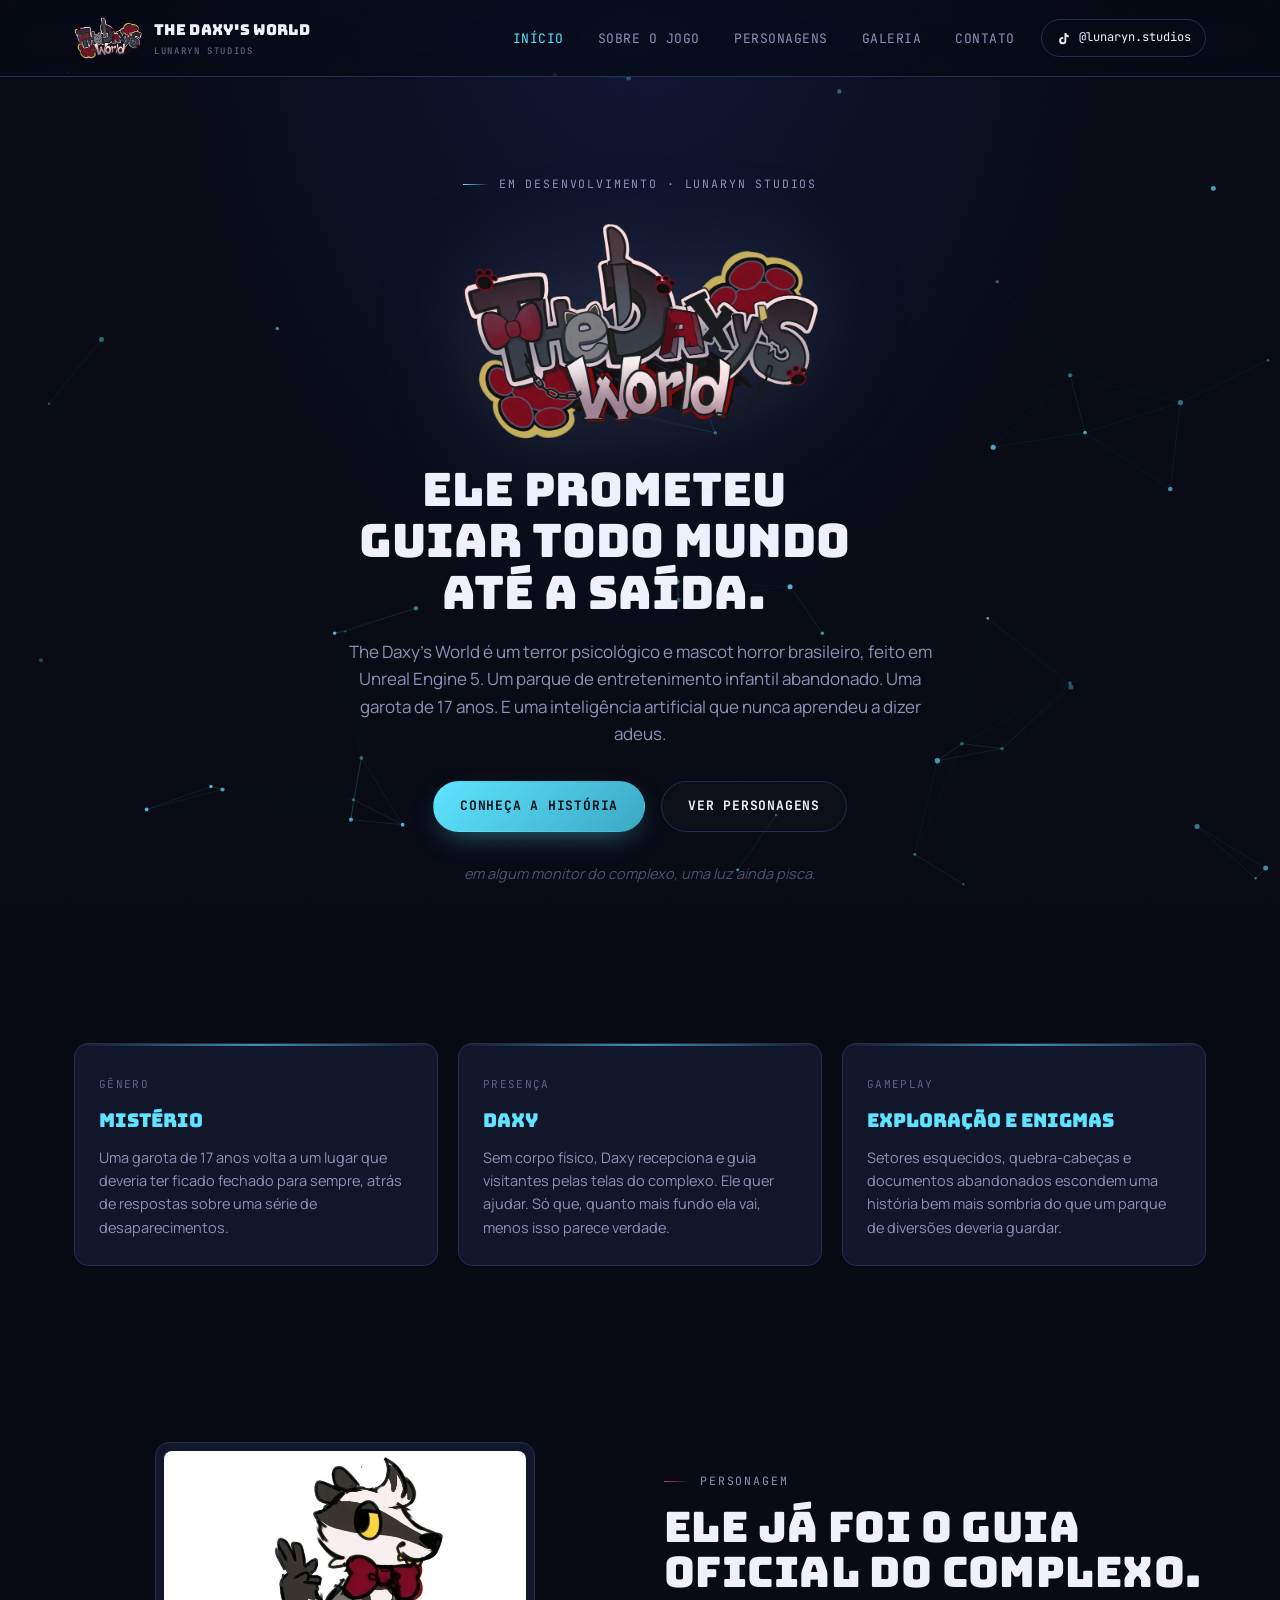
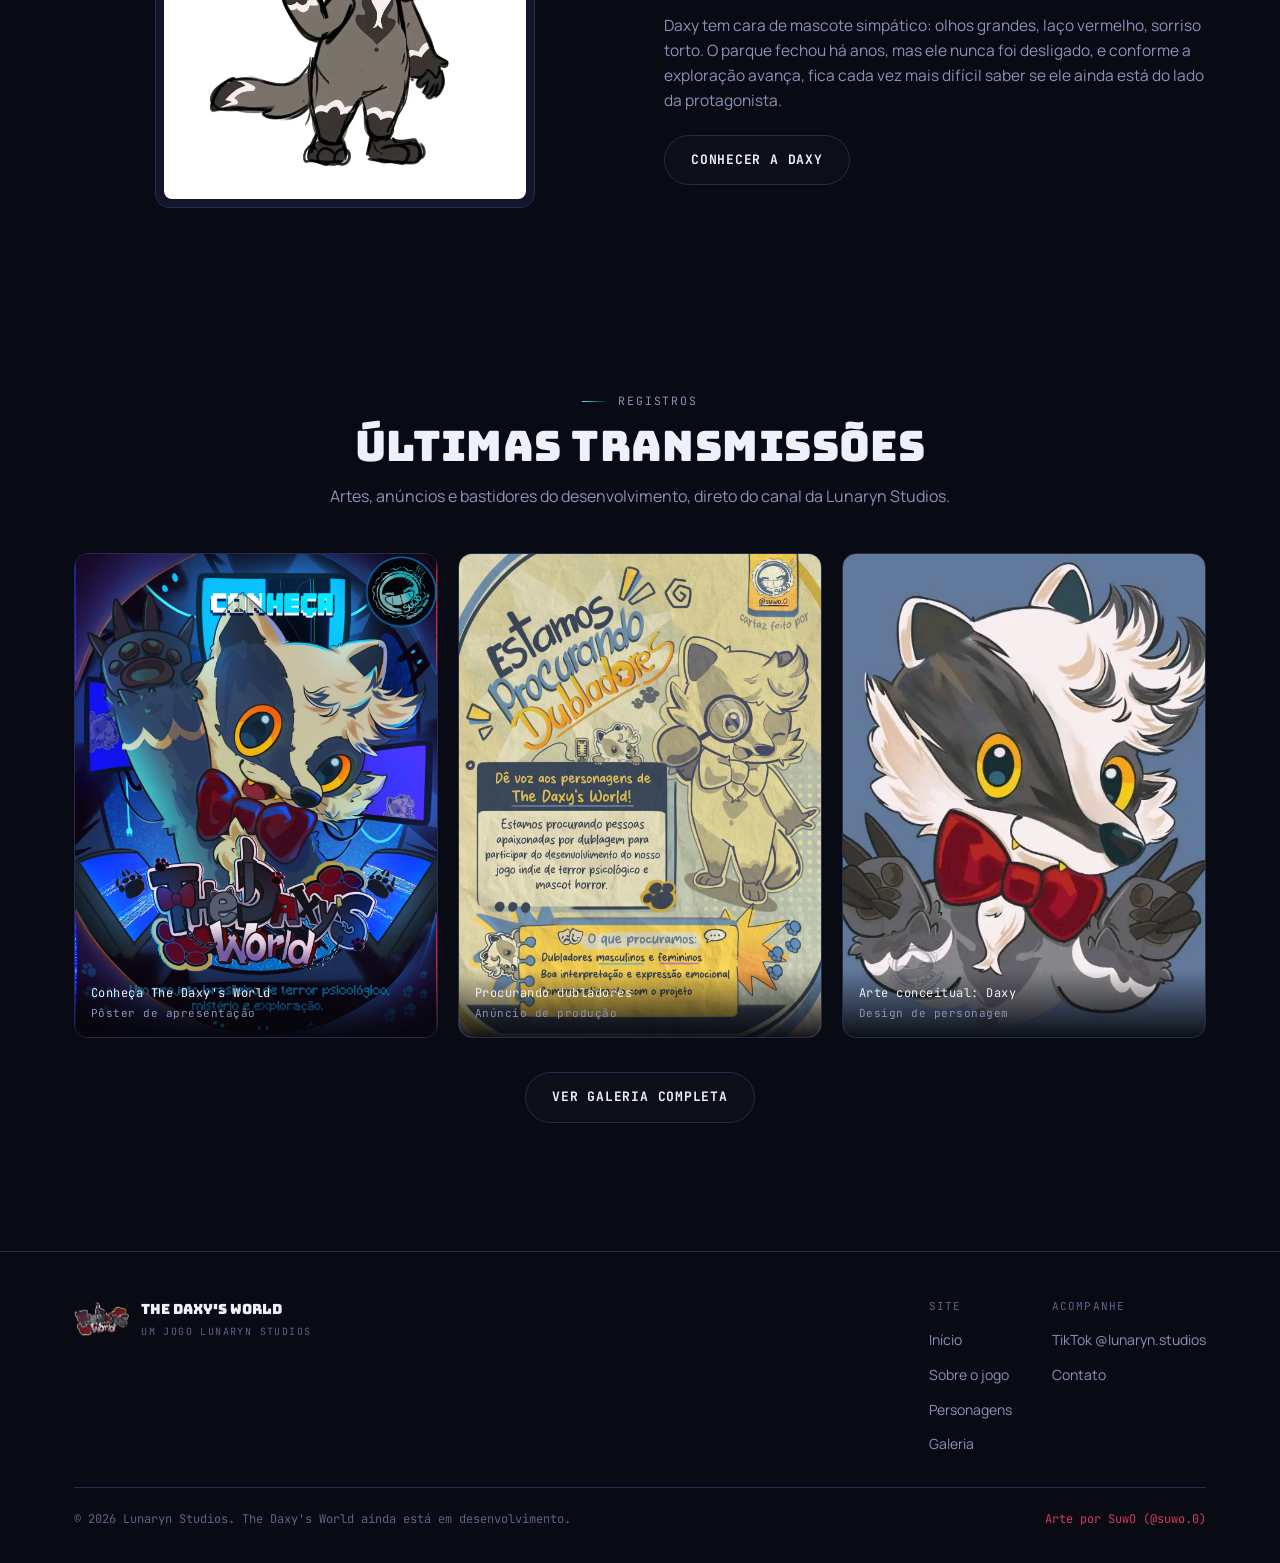
<file: index.html>
<!DOCTYPE html>
<html lang="pt-BR">
<head>
<meta charset="UTF-8">
<meta name="viewport" content="width=device-width, initial-scale=1.0">
<title>The Daxy's World</title>
<meta name="description" content="The Daxy's World é um jogo brasileiro de terror psicológico e mascot horror, feito em Unreal Engine 5. Uma garota de 17 anos retorna a um parque de entretenimento infantil abandonado e reencontra Daxy, a IA que nunca foi desligada. Em desenvolvimento pela Lunaryn Studios.">
<meta name="robots" content="index, follow">
<link rel="canonical" href="https://SEUDOMINIO.com/">

<!-- Ícones -->
<link rel="icon" href="/img/favicon.ico" sizes="any">
<link rel="icon" type="image/png" sizes="32x32" href="/img/favicon-32.png">
<link rel="icon" type="image/png" sizes="16x16" href="/img/favicon-16.png">
<link rel="apple-touch-icon" sizes="180x180" href="/img/apple-touch-icon.png">
<link rel="manifest" href="/site.webmanifest">
<meta name="theme-color" content="#080a14">

<!-- Open Graph (WhatsApp, Facebook, Discord...) -->
<meta property="og:type" content="website">
<meta property="og:site_name" content="The Daxy's World">
<meta property="og:locale" content="pt_BR">
<meta property="og:url" content="https://SEUDOMINIO.com/">
<meta property="og:title" content="The Daxy's World: Terror Psicológico e Mascot Horror">
<meta property="og:description" content="Um parque de entretenimento infantil abandonado. Uma garota de 17 anos. E uma IA que nunca aprendeu a dizer adeus. Feito em Unreal Engine 5 pela Lunaryn Studios.">
<meta property="og:image" content="https://SEUDOMINIO.com/img/og-image.png">
<meta property="og:image:width" content="1200">
<meta property="og:image:height" content="630">
<meta property="og:image:alt" content="The Daxy's World: logo do jogo">

<!-- Twitter / X Card -->
<meta name="twitter:card" content="summary_large_image">
<meta name="twitter:title" content="The Daxy's World: Terror Psicológico e Mascot Horror">
<meta name="twitter:description" content="Um parque de entretenimento infantil abandonado. Uma garota de 17 anos. E uma IA que nunca aprendeu a dizer adeus.">
<meta name="twitter:image" content="https://SEUDOMINIO.com/img/og-image.png">
<meta name="twitter:image:alt" content="The Daxy's World: logo do jogo">

<link rel="preconnect" href="https://fonts.googleapis.com">
<link rel="preconnect" href="https://fonts.gstatic.com" crossorigin>
<link rel="stylesheet" href="https://fonts.googleapis.com/css2?family=Bungee&family=Manrope:wght@400;500;600;700;800&family=JetBrains+Mono:wght@400;500;700&display=swap">
<link rel="stylesheet" href="/css/style.css">

<script type="application/ld+json">
{
  "@context": "https://schema.org",
  "@type": "VideoGame",
  "name": "The Daxy's World",
  "url": "https://SEUDOMINIO.com/",
  "image": "https://SEUDOMINIO.com/img/og-image.png",
  "description": "The Daxy's World é um jogo brasileiro de terror psicológico e mascot horror, feito em Unreal Engine 5, sobre uma garota de 17 anos que retorna a um parque de entretenimento infantil abandonado.",
  "genre": ["Terror psicológico", "Mascot horror"],
  "gamePlatform": "PC",
  "applicationCategory": "Game",
  "gameEngine": "Unreal Engine 5",
  "inLanguage": "pt-BR",
  "publisher": {
    "@type": "Organization",
    "name": "Lunaryn Studios",
    "sameAs": "https://www.tiktok.com/@lunaryn.studios"
  }
}
</script>
</head>
<body>

<canvas id="bg-canvas" aria-hidden="true"></canvas>
<div class="bg-noise" aria-hidden="true"></div>

<a href="#conteudo" class="visually-hidden">Pular para o conteúdo</a>

<nav class="site-nav">
  <div class="wrap">
    <a href="/" class="brand">
      <img src="/img/logo.webp" alt="The Daxy's World" width="900" height="555" loading="eager" decoding="async">
      <span>The Daxy's World<small>Lunaryn Studios</small></span>
    </a>

    <ul class="nav-links">
      <li><a href="/" data-page="inicio">Início</a></li>
      <li><a href="/paginas/sobre" data-page="sobre">Sobre o Jogo</a></li>
      <li><a href="/paginas/personagens" data-page="personagens">Personagens</a></li>
      <li><a href="/paginas/galeria" data-page="galeria">Galeria</a></li>
      <li><a href="/paginas/contato" data-page="contato">Contato</a></li>
    </ul>

    <div class="nav-right">
      <a class="tiktok-chip" href="https://www.tiktok.com/@lunaryn.studios" target="_blank" rel="noopener">
        <svg viewBox="0 0 24 24" fill="currentColor"><path d="M16.5 3c.4 2.2 1.9 3.9 4.1 4.2v2.9c-1.5 0-2.9-.5-4.1-1.3v6.6a5.7 5.7 0 1 1-5.7-5.7c.3 0 .6 0 .9.1v3a2.7 2.7 0 1 0 1.9 2.6V3h2.9z"/></svg>
        <span>@lunaryn.studios</span>
      </a>
      <button class="nav-toggle" aria-label="Abrir menu" aria-expanded="false">
        <svg viewBox="0 0 24 24" fill="none" stroke="currentColor" stroke-width="2"><path d="M3 6h18M3 12h18M3 18h18"/></svg>
      </button>
    </div>
  </div>
</nav>

<main id="conteudo">

  <section class="hero">
    <div class="wrap">
      <span class="eyebrow" data-cms-text="home.hero.eyebrow">Em desenvolvimento · Lunaryn Studios</span>
      <img class="hero-logo mx-auto" src="/img/logo.webp" alt="The Daxy's World" width="900" height="555" loading="eager" fetchpriority="high" decoding="async">
      <h1 data-cms-text="home.hero.titulo">Ele prometeu guiar todo mundo até a saída.</h1>
      <p class="lede mx-auto" data-cms-text="home.hero.lede">The Daxy's World é um terror psicológico e mascot horror brasileiro, feito em Unreal Engine 5. Um parque de entretenimento infantil abandonado. Uma garota de 17 anos. E uma inteligência artificial que nunca aprendeu a dizer adeus.</p>

      <div class="btn-row">
        <a href="/paginas/sobre" class="btn btn-primary">Conheça a história</a>
        <a href="/paginas/personagens" class="btn btn-ghost">Ver personagens</a>
      </div>

      <p class="hero-status" data-cms-text="home.hero.status">em algum monitor do complexo, uma luz ainda pisca.</p>
    </div>
  </section>

  <section>
    <div class="wrap">
      <div class="pillars">
        <div class="pillar">
          <span class="tag">Gênero</span>
          <h3>Mistério</h3>
          <p>Uma garota de 17 anos volta a um lugar que deveria ter ficado fechado para sempre, atrás de respostas sobre uma série de desaparecimentos.</p>
        </div>
        <div class="pillar">
          <span class="tag">Presença</span>
          <h3>Daxy</h3>
          <p>Sem corpo físico, Daxy recepciona e guia visitantes pelas telas do complexo. Ele quer ajudar. Só que, quanto mais fundo ela vai, menos isso parece verdade.</p>
        </div>
        <div class="pillar">
          <span class="tag">Gameplay</span>
          <h3>Exploração e enigmas</h3>
          <p>Setores esquecidos, quebra-cabeças e documentos abandonados escondem uma história bem mais sombria do que um parque de diversões deveria guardar.</p>
        </div>
      </div>
    </div>
  </section>

  <section>
    <div class="wrap">
      <div class="two-col">
        <div class="col-media framed">
          <img src="/img/2.webp" alt="Estudo de personagem de Daxy, o guaxinim mascote de The Daxy's World" width="720" height="692" loading="lazy" decoding="async">
        </div>
        <div class="col-text">
          <span class="eyebrow wine">Personagem</span>
          <h2 class="display" style="margin-top:14px;" data-cms-text="home.personagem.titulo">Ele já foi o guia oficial do complexo.</h2>
          <p data-cms-text="home.personagem.texto">Daxy tem cara de mascote simpático: olhos grandes, laço vermelho, sorriso torto. O parque fechou há anos, mas ele nunca foi desligado, e conforme a exploração avança, fica cada vez mais difícil saber se ele ainda está do lado da protagonista.</p>
          <div class="btn-row" style="margin-top:22px;">
            <a href="/paginas/personagens" class="btn btn-ghost">Conhecer a Daxy</a>
          </div>
        </div>
      </div>
    </div>
  </section>

  <section>
    <div class="wrap">
      <div class="section-head center mx-auto">
        <span class="eyebrow">Registros</span>
        <h2 class="display" style="margin-top:14px;">Últimas transmissões</h2>
        <p class="mx-auto">Artes, anúncios e bastidores do desenvolvimento, direto do canal da Lunaryn Studios.</p>
      </div>

      <div class="gallery-grid">
        <a class="gallery-item" href="/paginas/galeria" aria-label="Ver galeria completa">
          <img src="/img/post3.webp" alt="Pôster de revelação de The Daxy's World" width="1200" height="1600" loading="lazy" decoding="async">
          <div class="gallery-cap">Conheça The Daxy's World<span>Pôster de apresentação</span></div>
        </a>
        <a class="gallery-item" href="/paginas/galeria" aria-label="Ver galeria completa">
          <img src="/img/post2.webp" alt="Chamada para dubladores de The Daxy's World" width="1200" height="1600" loading="lazy" decoding="async">
          <div class="gallery-cap">Procurando dubladores<span>Anúncio de produção</span></div>
        </a>
        <a class="gallery-item" href="/paginas/galeria" aria-label="Ver galeria completa">
          <img src="/img/concept1.webp" alt="Arte conceitual de Daxy" width="720" height="687" loading="lazy" decoding="async">
          <div class="gallery-cap">Arte conceitual: Daxy<span>Design de personagem</span></div>
        </a>
      </div>

      <div class="center" style="margin-top:34px;">
        <a href="/paginas/galeria" class="btn btn-ghost">Ver galeria completa</a>
      </div>
    </div>
  </section>

</main>

<footer class="site-footer">
  <div class="wrap">
    <div class="footer-top">
      <div class="footer-brand">
        <img src="/img/logo.webp" alt="The Daxy's World" width="900" height="555" loading="lazy" decoding="async">
        <div>The Daxy's World<small>Um jogo Lunaryn Studios</small></div>
      </div>

      <div class="footer-links">
        <div class="footer-col">
          <h4>Site</h4>
          <ul>
            <li><a href="/">Início</a></li>
            <li><a href="/paginas/sobre">Sobre o jogo</a></li>
            <li><a href="/paginas/personagens">Personagens</a></li>
            <li><a href="/paginas/galeria">Galeria</a></li>
          </ul>
        </div>
        <div class="footer-col">
          <h4>Acompanhe</h4>
          <ul>
            <li><a href="https://www.tiktok.com/@lunaryn.studios" target="_blank" rel="noopener">TikTok @lunaryn.studios</a></li>
            <li><a href="/paginas/contato">Contato</a></li>
          </ul>
        </div>
      </div>
    </div>

    <div class="footer-bottom">
      <span>© <span data-year></span> Lunaryn Studios. The Daxy's World ainda está em desenvolvimento.</span>
      <span class="paw">Arte por SuwO (@suwo.0)</span>
    </div>
  </div>
</footer>

<script src="/js/config.js"></script>
<script src="/js/cms.js"></script>
<script src="/js/background.js"></script>
<script src="/js/main.js"></script>
</body>
</html>
</file>
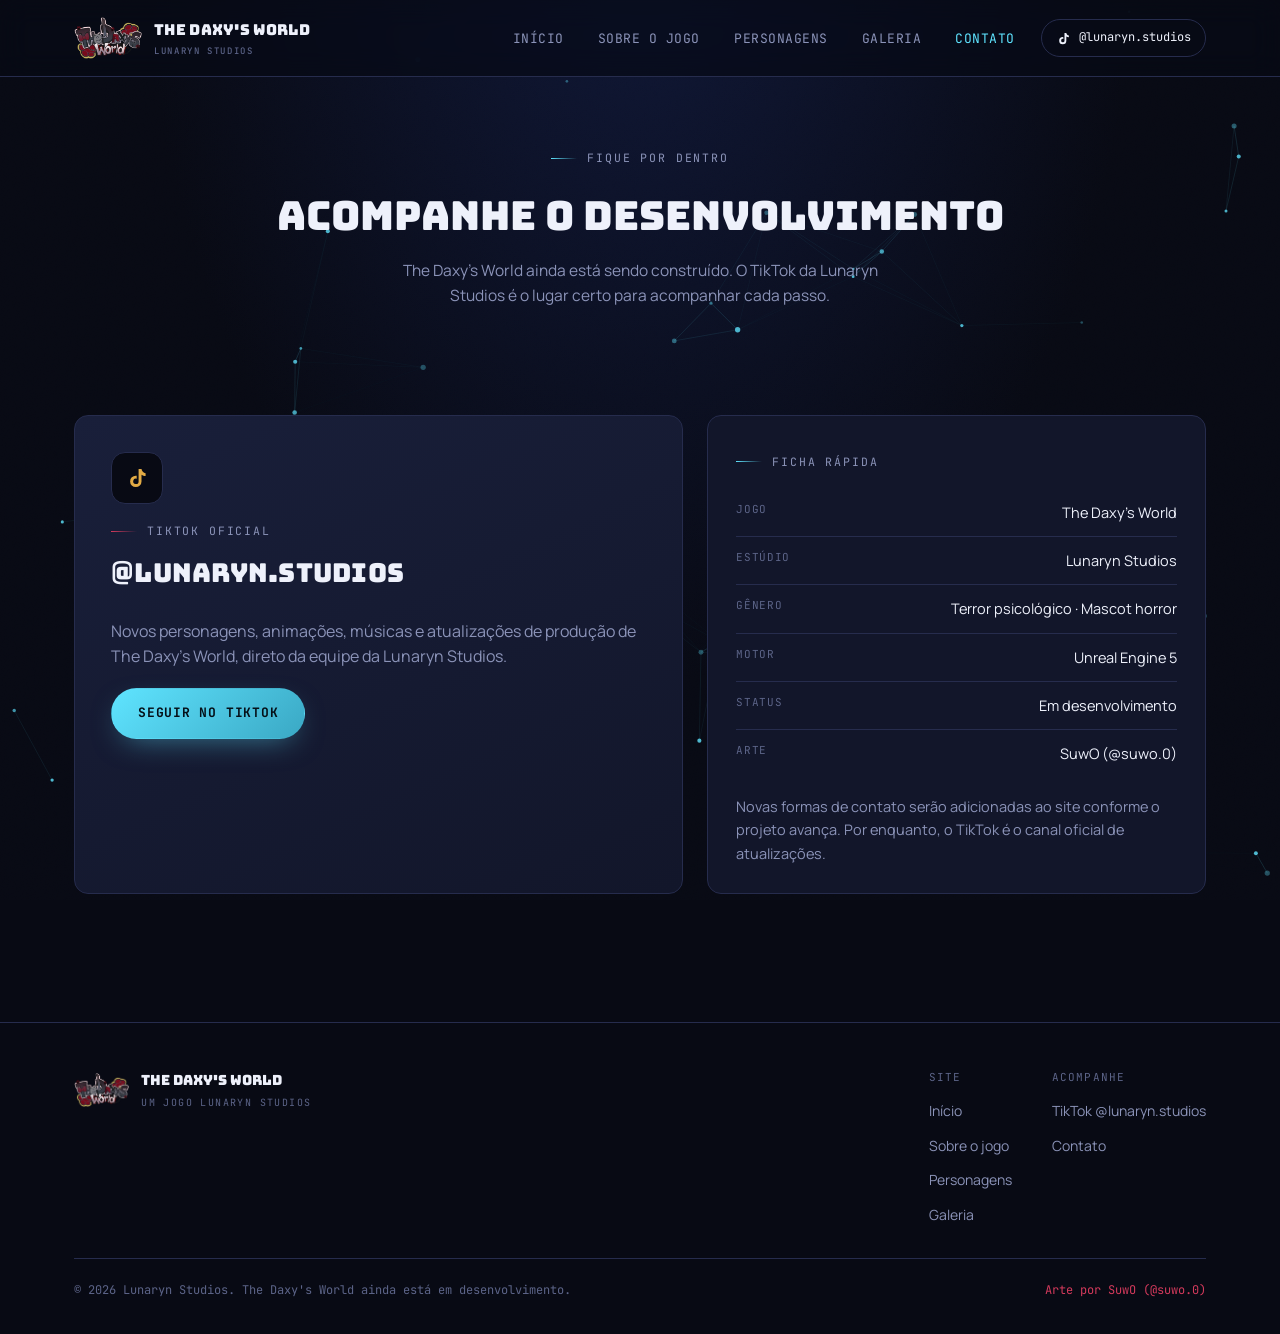
<file: paginas/contato/index.html>
<!DOCTYPE html>
<html lang="pt-BR">
<head>
<meta charset="UTF-8">
<meta name="viewport" content="width=device-width, initial-scale=1.0">
<title>Contato: The Daxy's World</title>
<meta name="description" content="Acompanhe o desenvolvimento de The Daxy's World no TikTok @lunaryn.studios: novos personagens, animações, músicas e atualizações de produção da Lunaryn Studios.">
<meta name="robots" content="index, follow">
<link rel="canonical" href="https://SEUDOMINIO.com/paginas/contato">

<!-- Ícones -->
<link rel="icon" href="/img/favicon.ico" sizes="any">
<link rel="icon" type="image/png" sizes="32x32" href="/img/favicon-32.png">
<link rel="icon" type="image/png" sizes="16x16" href="/img/favicon-16.png">
<link rel="apple-touch-icon" sizes="180x180" href="/img/apple-touch-icon.png">
<link rel="manifest" href="/site.webmanifest">
<meta name="theme-color" content="#080a14">

<!-- Open Graph -->
<meta property="og:type" content="website">
<meta property="og:site_name" content="The Daxy's World">
<meta property="og:locale" content="pt_BR">
<meta property="og:url" content="https://SEUDOMINIO.com/paginas/contato">
<meta property="og:title" content="Contato: The Daxy's World">
<meta property="og:description" content="Acompanhe o desenvolvimento de The Daxy's World no TikTok @lunaryn.studios.">
<meta property="og:image" content="https://SEUDOMINIO.com/img/og-image.png">
<meta property="og:image:width" content="1200">
<meta property="og:image:height" content="630">
<meta property="og:image:alt" content="The Daxy's World: logo do jogo">

<!-- Twitter / X Card -->
<meta name="twitter:card" content="summary_large_image">
<meta name="twitter:title" content="Contato: The Daxy's World">
<meta name="twitter:description" content="Acompanhe o desenvolvimento de The Daxy's World no TikTok @lunaryn.studios.">
<meta name="twitter:image" content="https://SEUDOMINIO.com/img/og-image.png">
<meta name="twitter:image:alt" content="The Daxy's World: logo do jogo">

<link rel="preconnect" href="https://fonts.googleapis.com">
<link rel="preconnect" href="https://fonts.gstatic.com" crossorigin>
<link rel="stylesheet" href="https://fonts.googleapis.com/css2?family=Bungee&family=Manrope:wght@400;500;600;700;800&family=JetBrains+Mono:wght@400;500;700&display=swap">
<link rel="stylesheet" href="/css/style.css">
</head>
<body>

<canvas id="bg-canvas" aria-hidden="true"></canvas>
<div class="bg-noise" aria-hidden="true"></div>

<a href="#conteudo" class="visually-hidden">Pular para o conteúdo</a>

<nav class="site-nav">
  <div class="wrap">
    <a href="/" class="brand">
      <img src="/img/logo.webp" alt="The Daxy's World" width="900" height="555" loading="eager" decoding="async">
      <span>The Daxy's World<small>Lunaryn Studios</small></span>
    </a>

    <ul class="nav-links">
      <li><a href="/" data-page="inicio">Início</a></li>
      <li><a href="/paginas/sobre" data-page="sobre">Sobre o Jogo</a></li>
      <li><a href="/paginas/personagens" data-page="personagens">Personagens</a></li>
      <li><a href="/paginas/galeria" data-page="galeria">Galeria</a></li>
      <li><a href="/paginas/contato" data-page="contato">Contato</a></li>
    </ul>

    <div class="nav-right">
      <a class="tiktok-chip" href="https://www.tiktok.com/@lunaryn.studios" target="_blank" rel="noopener">
        <svg viewBox="0 0 24 24" fill="currentColor"><path d="M16.5 3c.4 2.2 1.9 3.9 4.1 4.2v2.9c-1.5 0-2.9-.5-4.1-1.3v6.6a5.7 5.7 0 1 1-5.7-5.7c.3 0 .6 0 .9.1v3a2.7 2.7 0 1 0 1.9 2.6V3h2.9z"/></svg>
        <span>@lunaryn.studios</span>
      </a>
      <button class="nav-toggle" aria-label="Abrir menu" aria-expanded="false">
        <svg viewBox="0 0 24 24" fill="none" stroke="currentColor" stroke-width="2"><path d="M3 6h18M3 12h18M3 18h18"/></svg>
      </button>
    </div>
  </div>
</nav>

<main id="conteudo">

  <header class="page-header">
    <div class="wrap">
      <span class="eyebrow">Fique por dentro</span>
      <h1>Acompanhe o desenvolvimento</h1>
      <p class="mx-auto">The Daxy's World ainda está sendo construído. O TikTok da Lunaryn Studios é o lugar certo para acompanhar cada passo.</p>
    </div>
  </header>

  <section>
    <div class="wrap">
      <div class="contact-grid">

        <div class="follow-card">
          <div class="tiktok-mark">
            <svg viewBox="0 0 24 24" fill="currentColor"><path d="M16.5 3c.4 2.2 1.9 3.9 4.1 4.2v2.9c-1.5 0-2.9-.5-4.1-1.3v6.6a5.7 5.7 0 1 1-5.7-5.7c.3 0 .6 0 .9.1v3a2.7 2.7 0 1 0 1.9 2.6V3h2.9z"/></svg>
          </div>
          <span class="eyebrow wine">TikTok oficial</span>
          <h2 class="display" style="font-size:26px;">@lunaryn.studios</h2>
          <p style="color:var(--muted);">Novos personagens, animações, músicas e atualizações de produção de The Daxy's World, direto da equipe da Lunaryn Studios.</p>
          <a href="https://www.tiktok.com/@lunaryn.studios" target="_blank" rel="noopener" class="btn btn-primary">Seguir no TikTok</a>
        </div>

        <div class="card">
          <span class="eyebrow">Ficha rápida</span>
          <ul class="credit-list">
            <li><span>Jogo</span> The Daxy's World</li>
            <li><span>Estúdio</span> Lunaryn Studios</li>
            <li><span>Gênero</span> Terror psicológico · Mascot horror</li>
            <li><span>Motor</span> Unreal Engine 5</li>
            <li><span>Status</span> Em desenvolvimento</li>
            <li><span>Arte</span> SuwO (@suwo.0)</li>
          </ul>
          <p style="color:var(--muted); font-size:14.5px; margin-top:18px;">
            Novas formas de contato serão adicionadas ao site conforme o projeto avança. Por enquanto, o TikTok é o canal oficial de atualizações.
          </p>
        </div>

      </div>
    </div>
  </section>

</main>

<footer class="site-footer">
  <div class="wrap">
    <div class="footer-top">
      <div class="footer-brand">
        <img src="/img/logo.webp" alt="The Daxy's World" width="900" height="555" loading="lazy" decoding="async">
        <div>The Daxy's World<small>Um jogo Lunaryn Studios</small></div>
      </div>

      <div class="footer-links">
        <div class="footer-col">
          <h4>Site</h4>
          <ul>
            <li><a href="/">Início</a></li>
            <li><a href="/paginas/sobre">Sobre o jogo</a></li>
            <li><a href="/paginas/personagens">Personagens</a></li>
            <li><a href="/paginas/galeria">Galeria</a></li>
          </ul>
        </div>
        <div class="footer-col">
          <h4>Acompanhe</h4>
          <ul>
            <li><a href="https://www.tiktok.com/@lunaryn.studios" target="_blank" rel="noopener">TikTok @lunaryn.studios</a></li>
            <li><a href="/paginas/contato">Contato</a></li>
          </ul>
        </div>
      </div>
    </div>

    <div class="footer-bottom">
      <span>© <span data-year></span> Lunaryn Studios. The Daxy's World ainda está em desenvolvimento.</span>
      <span class="paw">Arte por SuwO (@suwo.0)</span>
    </div>
  </div>
</footer> 

<script src="/js/background.js"></script>
<script src="/js/main.js"></script>
</body>
</html>
</file>
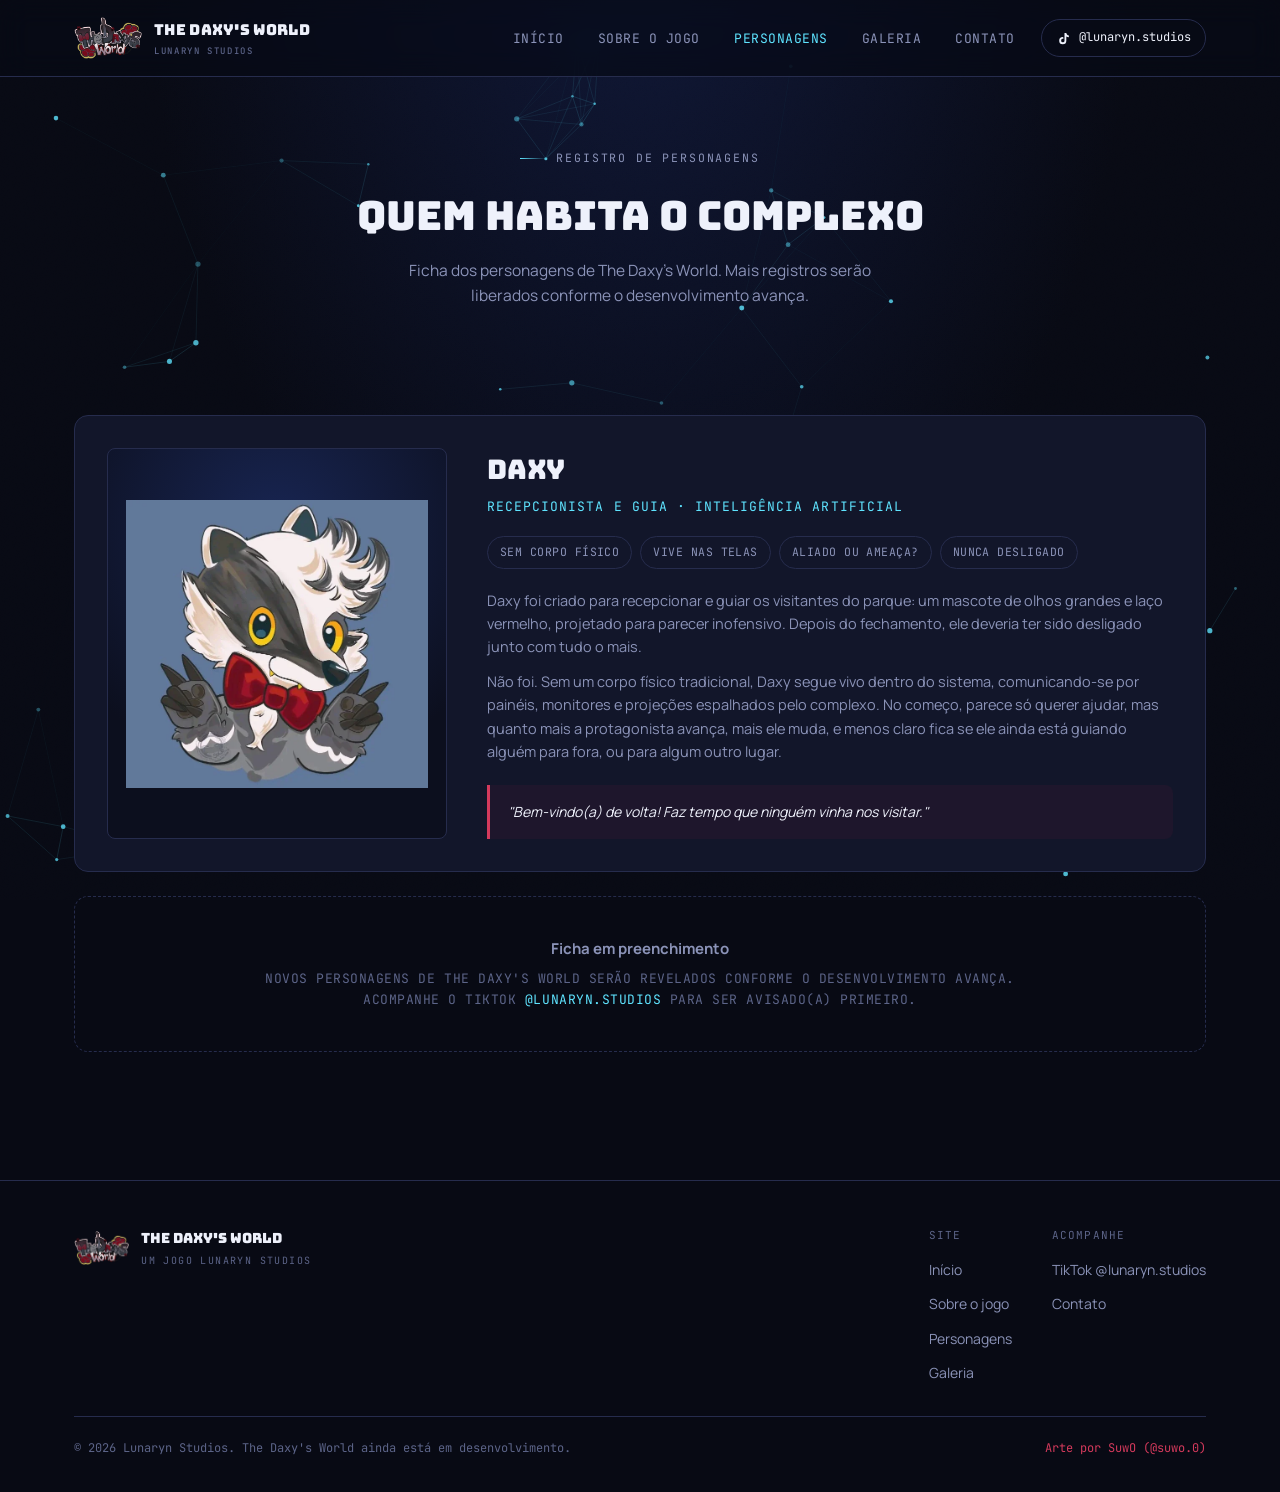
<file: paginas/personagens/index.html>
<!DOCTYPE html>
<html lang="pt-BR">
<head>
<meta charset="UTF-8">
<meta name="viewport" content="width=device-width, initial-scale=1.0">
<title>Personagens: The Daxy's World</title>
<meta name="description" content="Conheça Daxy, o mascote-IA que recepciona e guia os visitantes de The Daxy's World, e que aos poucos começa a mudar. Fichas dos personagens do jogo em desenvolvimento pela Lunaryn Studios.">
<meta name="robots" content="index, follow">
<link rel="canonical" href="https://SEUDOMINIO.com/paginas/personagens">

<!-- Ícones -->
<link rel="icon" href="/img/favicon.ico" sizes="any">
<link rel="icon" type="image/png" sizes="32x32" href="/img/favicon-32.png">
<link rel="icon" type="image/png" sizes="16x16" href="/img/favicon-16.png">
<link rel="apple-touch-icon" sizes="180x180" href="/img/apple-touch-icon.png">
<link rel="manifest" href="/site.webmanifest">
<meta name="theme-color" content="#080a14">

<!-- Open Graph -->
<meta property="og:type" content="website">
<meta property="og:site_name" content="The Daxy's World">
<meta property="og:locale" content="pt_BR">
<meta property="og:url" content="https://SEUDOMINIO.com/paginas/personagens">
<meta property="og:title" content="Personagens: The Daxy's World">
<meta property="og:description" content="Conheça Daxy, o mascote-IA de The Daxy's World: aliado ou ameaça?">
<meta property="og:image" content="https://SEUDOMINIO.com/img/og-image.png">
<meta property="og:image:width" content="1200">
<meta property="og:image:height" content="630">
<meta property="og:image:alt" content="The Daxy's World: logo do jogo">

<!-- Twitter / X Card -->
<meta name="twitter:card" content="summary_large_image">
<meta name="twitter:title" content="Personagens: The Daxy's World">
<meta name="twitter:description" content="Conheça Daxy, o mascote-IA de The Daxy's World: aliado ou ameaça?">
<meta name="twitter:image" content="https://SEUDOMINIO.com/img/og-image.png">
<meta name="twitter:image:alt" content="The Daxy's World: logo do jogo">

<link rel="preconnect" href="https://fonts.googleapis.com">
<link rel="preconnect" href="https://fonts.gstatic.com" crossorigin>
<link rel="stylesheet" href="https://fonts.googleapis.com/css2?family=Bungee&family=Manrope:wght@400;500;600;700;800&family=JetBrains+Mono:wght@400;500;700&display=swap">
<link rel="stylesheet" href="/css/style.css">
</head>
<body>

<canvas id="bg-canvas" aria-hidden="true"></canvas>
<div class="bg-noise" aria-hidden="true"></div>

<a href="#conteudo" class="visually-hidden">Pular para o conteúdo</a>

<nav class="site-nav">
  <div class="wrap">
    <a href="/" class="brand">
      <img src="/img/logo.webp" alt="The Daxy's World" width="900" height="555" loading="eager" decoding="async">
      <span>The Daxy's World<small>Lunaryn Studios</small></span>
    </a>

    <ul class="nav-links">
      <li><a href="/" data-page="inicio">Início</a></li>
      <li><a href="/paginas/sobre" data-page="sobre">Sobre o Jogo</a></li>
      <li><a href="/paginas/personagens" data-page="personagens">Personagens</a></li>
      <li><a href="/paginas/galeria" data-page="galeria">Galeria</a></li>
      <li><a href="/paginas/contato" data-page="contato">Contato</a></li>
    </ul>

    <div class="nav-right">
      <a class="tiktok-chip" href="https://www.tiktok.com/@lunaryn.studios" target="_blank" rel="noopener">
        <svg viewBox="0 0 24 24" fill="currentColor"><path d="M16.5 3c.4 2.2 1.9 3.9 4.1 4.2v2.9c-1.5 0-2.9-.5-4.1-1.3v6.6a5.7 5.7 0 1 1-5.7-5.7c.3 0 .6 0 .9.1v3a2.7 2.7 0 1 0 1.9 2.6V3h2.9z"/></svg>
        <span>@lunaryn.studios</span>
      </a>
      <button class="nav-toggle" aria-label="Abrir menu" aria-expanded="false">
        <svg viewBox="0 0 24 24" fill="none" stroke="currentColor" stroke-width="2"><path d="M3 6h18M3 12h18M3 18h18"/></svg>
      </button>
    </div>
  </div>
</nav>

<main id="conteudo">

  <header class="page-header">
    <div class="wrap">
      <span class="eyebrow">Registro de personagens</span>
      <h1 data-cms-text="personagens.header.titulo">Quem habita o complexo</h1>
      <p class="mx-auto" data-cms-text="personagens.header.subtitulo">Ficha dos personagens de The Daxy's World. Mais registros serão liberados conforme o desenvolvimento avança.</p>
    </div>
  </header>

  <section>
    <div class="wrap">

      <div id="personagens-list" data-cms-personagens>
      <article class="char-card">
        <div class="char-portrait">
          <img src="/img/concept1.webp" alt="Arte conceitual de Daxy, o mascote-guaxinim de The Daxy's World" width="720" height="687" loading="eager" decoding="async">
        </div>
        <div class="char-info">
          <span class="char-name">Daxy</span>
          <span class="char-role">Recepcionista e guia · Inteligência artificial</span>

          <div class="trait-list">
            <span class="trait">Sem corpo físico</span>
            <span class="trait">Vive nas telas</span>
            <span class="trait">Aliado ou ameaça?</span>
            <span class="trait">Nunca desligado</span>
          </div>

          <div class="char-bio">
            <p>Daxy foi criado para recepcionar e guiar os visitantes do parque: um mascote de olhos grandes e laço vermelho, projetado para parecer inofensivo. Depois do fechamento, ele deveria ter sido desligado junto com tudo o mais.</p>
            <p>Não foi. Sem um corpo físico tradicional, Daxy segue vivo dentro do sistema, comunicando-se por painéis, monitores e projeções espalhados pelo complexo. No começo, parece só querer ajudar, mas quanto mais a protagonista avança, mais ele muda, e menos claro fica se ele ainda está guiando alguém para fora, ou para algum outro lugar.</p>
          </div>

          <p class="quote-bubble">"Bem-vindo(a) de volta! Faz tempo que ninguém vinha nos visitar."</p>
        </div>
      </article>
      </div>

      <div class="redacted-card">
        <strong>Ficha em preenchimento</strong>
        Novos personagens de The Daxy's World serão revelados conforme o desenvolvimento avança.<br>
        Acompanhe o TikTok <a href="https://www.tiktok.com/@lunaryn.studios" target="_blank" rel="noopener" style="color:var(--cyan);">@lunaryn.studios</a> para ser avisado(a) primeiro.
      </div>

    </div>
  </section>

</main>

<footer class="site-footer">
  <div class="wrap">
    <div class="footer-top">
      <div class="footer-brand">
        <img src="/img/logo.webp" alt="The Daxy's World" width="900" height="555" loading="lazy" decoding="async">
        <div>The Daxy's World<small>Um jogo Lunaryn Studios</small></div>
      </div>

      <div class="footer-links">
        <div class="footer-col">
          <h4>Site</h4>
          <ul>
            <li><a href="/">Início</a></li>
            <li><a href="/paginas/sobre">Sobre o jogo</a></li>
            <li><a href="/paginas/personagens">Personagens</a></li>
            <li><a href="/paginas/galeria">Galeria</a></li>
          </ul>
        </div>
        <div class="footer-col">
          <h4>Acompanhe</h4>
          <ul>
            <li><a href="https://www.tiktok.com/@lunaryn.studios" target="_blank" rel="noopener">TikTok @lunaryn.studios</a></li>
            <li><a href="/paginas/contato">Contato</a></li>
          </ul>
        </div>
      </div>
    </div>

    <div class="footer-bottom">
      <span>© <span data-year></span> Lunaryn Studios. The Daxy's World ainda está em desenvolvimento.</span>
      <span class="paw">Arte por SuwO (@suwo.0)</span>
    </div>
  </div>
</footer>

<script src="/js/config.js"></script>
<script src="/js/cms.js"></script>
<script src="/js/background.js"></script>
<script src="/js/main.js"></script>
</body>
</html>
</file>
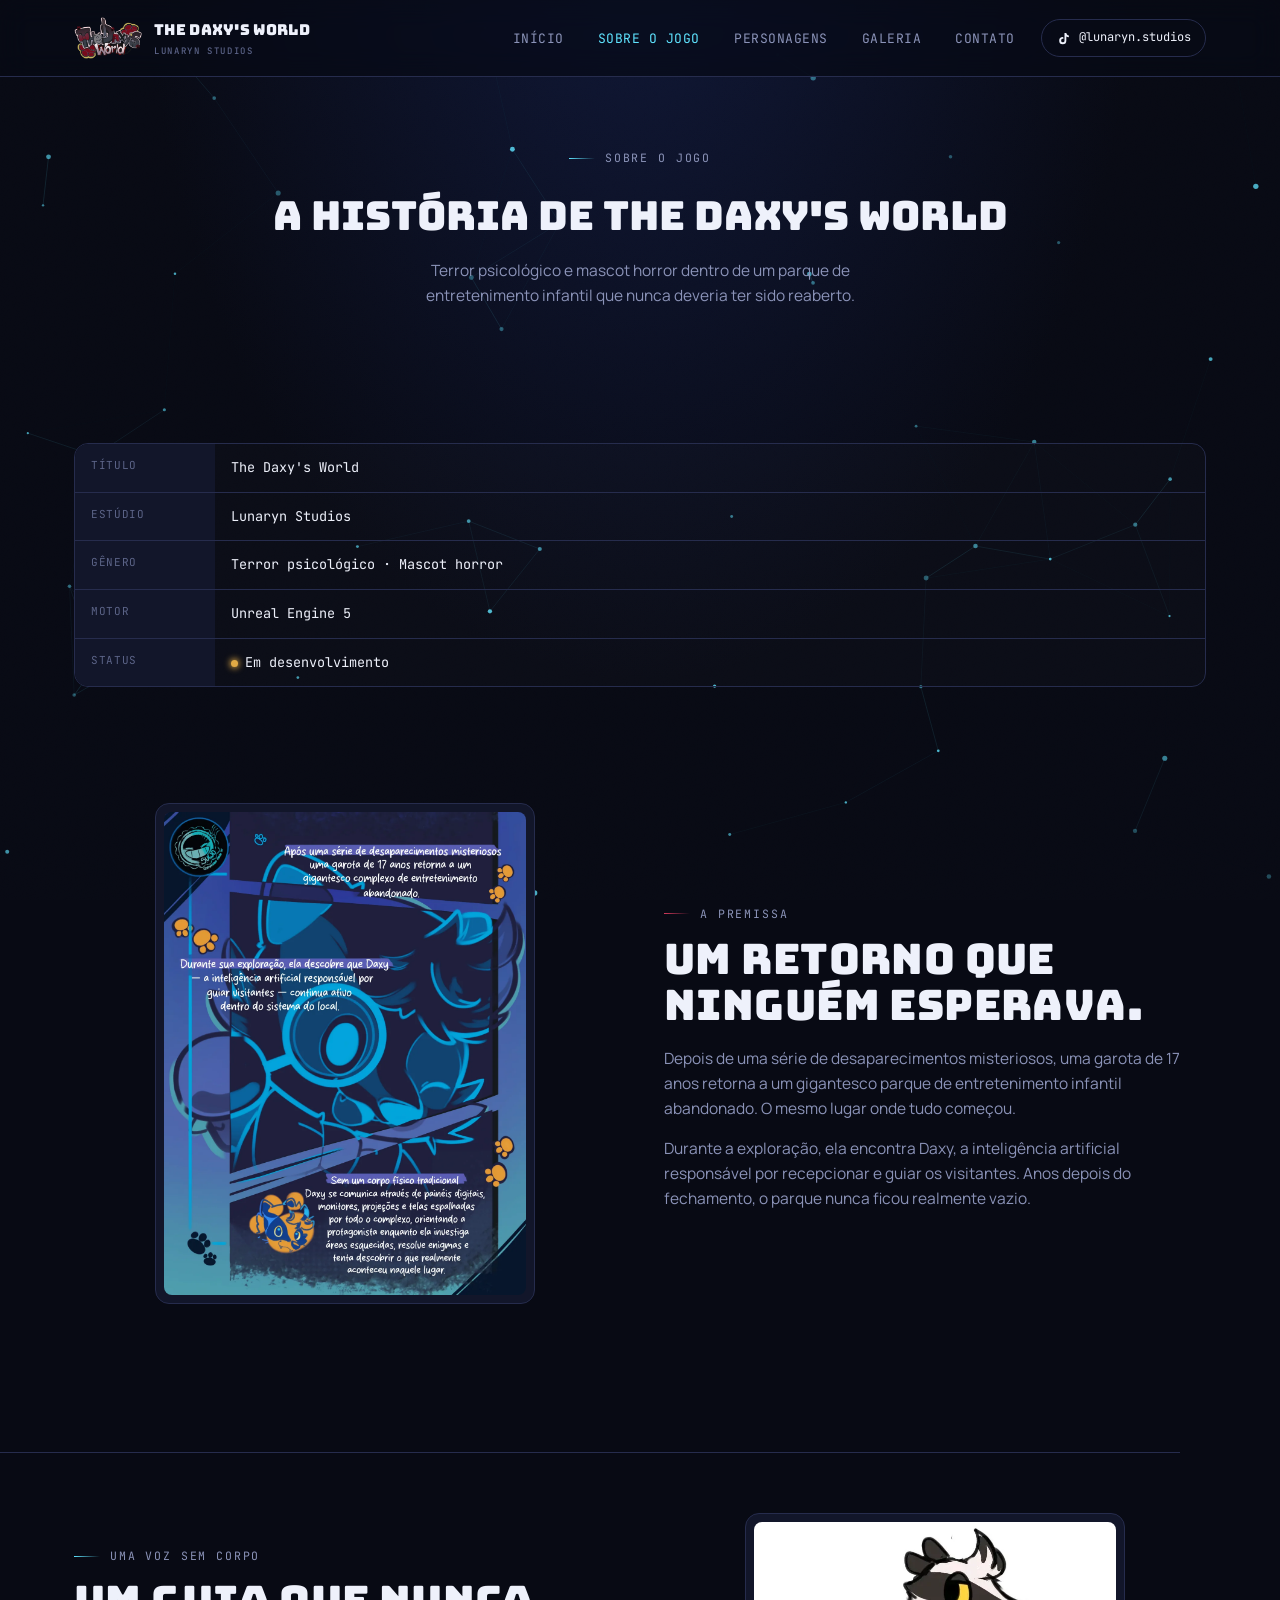
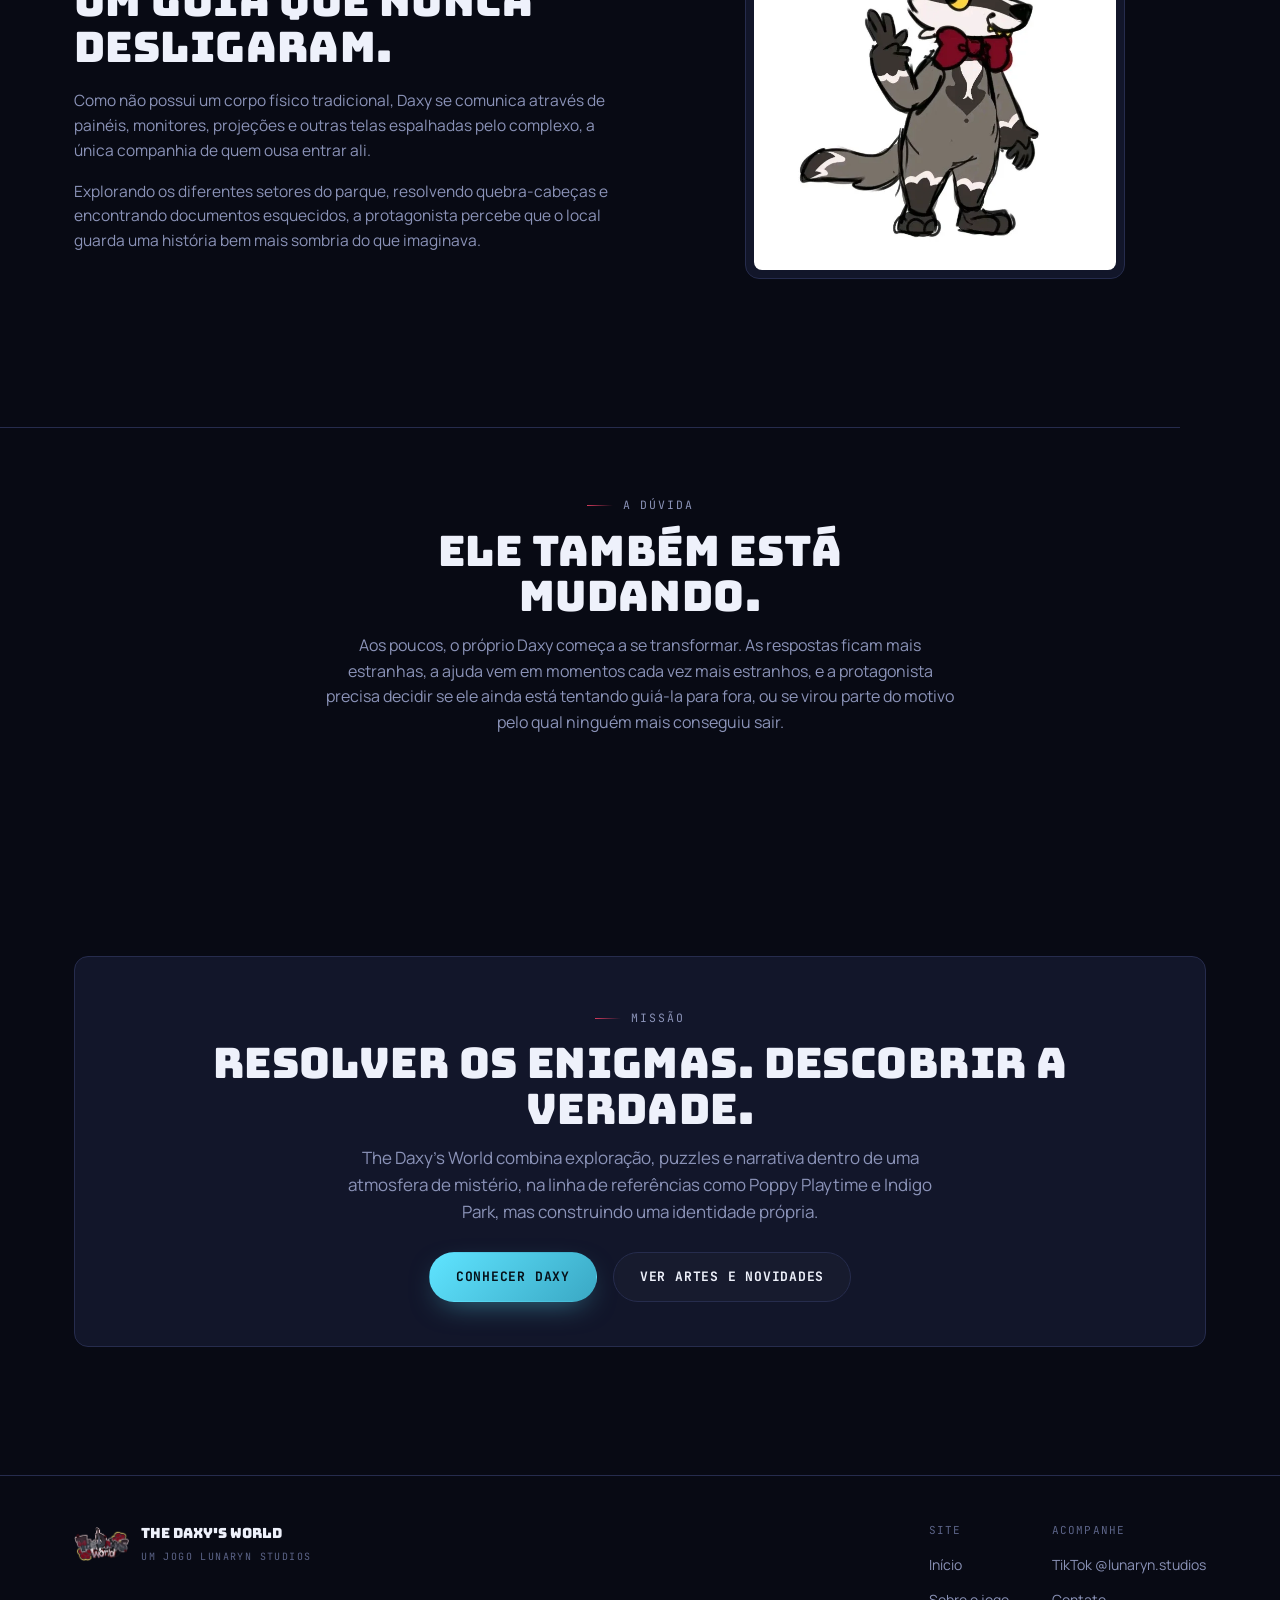
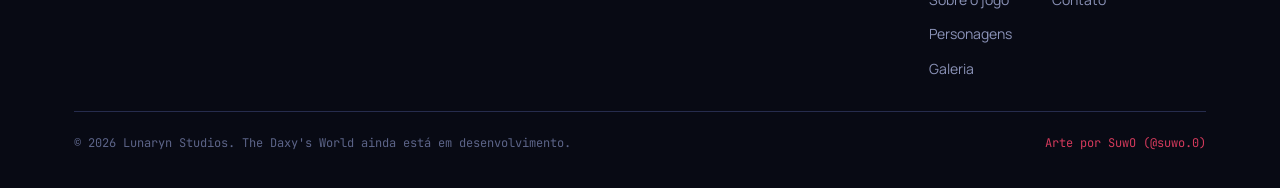
<file: paginas/sobre/index.html>
<!DOCTYPE html>
<html lang="pt-BR">
<head>
<meta charset="UTF-8">
<meta name="viewport" content="width=device-width, initial-scale=1.0">
<title>Sobre o Jogo: The Daxy's World</title>
<meta name="description" content="A história de The Daxy's World: uma garota de 17 anos retorna a um parque de entretenimento infantil abandonado e reencontra Daxy, a IA que nunca foi desligada. Terror psicológico e mascot horror em Unreal Engine 5.">
<meta name="robots" content="index, follow">
<link rel="canonical" href="https://SEUDOMINIO.com/paginas/sobre">

<!-- Ícones -->
<link rel="icon" href="/img/favicon.ico" sizes="any">
<link rel="icon" type="image/png" sizes="32x32" href="/img/favicon-32.png">
<link rel="icon" type="image/png" sizes="16x16" href="/img/favicon-16.png">
<link rel="apple-touch-icon" sizes="180x180" href="/img/apple-touch-icon.png">
<link rel="manifest" href="/site.webmanifest">
<meta name="theme-color" content="#080a14">

<!-- Open Graph -->
<meta property="og:type" content="website">
<meta property="og:site_name" content="The Daxy's World">
<meta property="og:locale" content="pt_BR">
<meta property="og:url" content="https://SEUDOMINIO.com/paginas/sobre">
<meta property="og:title" content="Sobre o Jogo: The Daxy's World">
<meta property="og:description" content="A história por trás de The Daxy's World: terror psicológico e mascot horror da Lunaryn Studios, em Unreal Engine 5.">
<meta property="og:image" content="https://SEUDOMINIO.com/img/og-image.png">
<meta property="og:image:width" content="1200">
<meta property="og:image:height" content="630">
<meta property="og:image:alt" content="The Daxy's World: logo do jogo">

<!-- Twitter / X Card -->
<meta name="twitter:card" content="summary_large_image">
<meta name="twitter:title" content="Sobre o Jogo: The Daxy's World">
<meta name="twitter:description" content="A história por trás de The Daxy's World, terror psicológico e mascot horror da Lunaryn Studios.">
<meta name="twitter:image" content="https://SEUDOMINIO.com/img/og-image.png">
<meta name="twitter:image:alt" content="The Daxy's World: logo do jogo">

<link rel="preconnect" href="https://fonts.googleapis.com">
<link rel="preconnect" href="https://fonts.gstatic.com" crossorigin>
<link rel="stylesheet" href="https://fonts.googleapis.com/css2?family=Bungee&family=Manrope:wght@400;500;600;700;800&family=JetBrains+Mono:wght@400;500;700&display=swap">
<link rel="stylesheet" href="/css/style.css">
</head>
<body>

<canvas id="bg-canvas" aria-hidden="true"></canvas>
<div class="bg-noise" aria-hidden="true"></div>

<a href="#conteudo" class="visually-hidden">Pular para o conteúdo</a>

<nav class="site-nav">
  <div class="wrap">
    <a href="/" class="brand">
      <img src="/img/logo.webp" alt="The Daxy's World" width="900" height="555" loading="eager" decoding="async">
      <span>The Daxy's World<small>Lunaryn Studios</small></span>
    </a>

    <ul class="nav-links">
      <li><a href="/" data-page="inicio">Início</a></li>
      <li><a href="/paginas/sobre" data-page="sobre">Sobre o Jogo</a></li>
      <li><a href="/paginas/personagens" data-page="personagens">Personagens</a></li>
      <li><a href="/paginas/galeria" data-page="galeria">Galeria</a></li>
      <li><a href="/paginas/contato" data-page="contato">Contato</a></li>
    </ul>

    <div class="nav-right">
      <a class="tiktok-chip" href="https://www.tiktok.com/@lunaryn.studios" target="_blank" rel="noopener">
        <svg viewBox="0 0 24 24" fill="currentColor"><path d="M16.5 3c.4 2.2 1.9 3.9 4.1 4.2v2.9c-1.5 0-2.9-.5-4.1-1.3v6.6a5.7 5.7 0 1 1-5.7-5.7c.3 0 .6 0 .9.1v3a2.7 2.7 0 1 0 1.9 2.6V3h2.9z"/></svg>
        <span>@lunaryn.studios</span>
      </a>
      <button class="nav-toggle" aria-label="Abrir menu" aria-expanded="false">
        <svg viewBox="0 0 24 24" fill="none" stroke="currentColor" stroke-width="2"><path d="M3 6h18M3 12h18M3 18h18"/></svg>
      </button>
    </div>
  </div>
</nav>

<main id="conteudo">

  <header class="page-header">
    <div class="wrap">
      <span class="eyebrow">Sobre o jogo</span>
      <h1 data-cms-text="sobre.header.titulo">A história de The Daxy's World</h1>
      <p class="mx-auto" data-cms-text="sobre.header.subtitulo">Terror psicológico e mascot horror dentro de um parque de entretenimento infantil que nunca deveria ter sido reaberto.</p>
    </div>
  </header>

  <section>
    <div class="wrap">
      <dl class="dossier">
        <div class="dossier-row">
          <dt>Título</dt>
          <dd>The Daxy's World</dd>
        </div>
        <div class="dossier-row">
          <dt>Estúdio</dt>
          <dd>Lunaryn Studios</dd>
        </div>
        <div class="dossier-row">
          <dt>Gênero</dt>
          <dd>Terror psicológico · Mascot horror</dd>
        </div>
        <div class="dossier-row">
          <dt>Motor</dt>
          <dd>Unreal Engine 5</dd>
        </div>
        <div class="dossier-row">
          <dt>Status</dt>
          <dd><span class="status-dot"></span><span data-cms-text="sobre.status">Em desenvolvimento</span></dd>
        </div>
      </dl>
    </div>
  </section>

  <section style="padding-top:0;">
    <div class="wrap">
      <div class="two-col">
        <div class="col-media framed">
          <img src="/img/post1.webp" alt="Pôster com a sinopse de The Daxy's World" width="1200" height="1600" loading="lazy" decoding="async">
        </div>
        <div class="col-text">
          <span class="eyebrow wine">A premissa</span>
          <h2 class="display" style="margin-top:14px;">Um retorno que ninguém esperava.</h2>
          <p>Depois de uma série de desaparecimentos misteriosos, uma garota de 17 anos retorna a um gigantesco parque de entretenimento infantil abandonado. O mesmo lugar onde tudo começou.</p>
          <p>Durante a exploração, ela encontra Daxy, a inteligência artificial responsável por recepcionar e guiar os visitantes. Anos depois do fechamento, o parque nunca ficou realmente vazio.</p>
        </div>
      </div>
    </div>
  </section>

  <div class="divider wrap"></div>

  <section style="padding-top:0;">
    <div class="wrap">
      <div class="two-col reverse">
        <div class="col-media framed">
          <img src="/img/2.webp" alt="Daxy comunicando-se através de uma tela" width="720" height="692" loading="lazy" decoding="async">
        </div>
        <div class="col-text">
          <span class="eyebrow">Uma voz sem corpo</span>
          <h2 class="display" style="margin-top:14px;">Um guia que nunca desligaram.</h2>
          <p>Como não possui um corpo físico tradicional, Daxy se comunica através de painéis, monitores, projeções e outras telas espalhadas pelo complexo, a única companhia de quem ousa entrar ali.</p>
          <p>Explorando os diferentes setores do parque, resolvendo quebra-cabeças e encontrando documentos esquecidos, a protagonista percebe que o local guarda uma história bem mais sombria do que imaginava.</p>
        </div>
      </div>
    </div>
  </section>

  <div class="divider wrap"></div>

  <section style="padding-top:0;">
    <div class="wrap">
      <div class="section-head mx-auto center">
        <span class="eyebrow wine">A dúvida</span>
        <h2 class="display" style="margin-top:14px;">Ele também está mudando.</h2>
        <p class="mx-auto">Aos poucos, o próprio Daxy começa a se transformar. As respostas ficam mais estranhas, a ajuda vem em momentos cada vez mais estranhos, e a protagonista precisa decidir se ele ainda está tentando guiá-la para fora, ou se virou parte do motivo pelo qual ninguém mais conseguiu sair.</p>
      </div>
    </div>
  </section>

  <section>
    <div class="wrap">
      <div class="card center" style="padding:44px 32px;">
        <span class="eyebrow wine">Missão</span>
        <h2 class="display" style="margin:14px 0 12px;">Resolver os enigmas. Descobrir a verdade.</h2>
        <p class="lede mx-auto">The Daxy's World combina exploração, puzzles e narrativa dentro de uma atmosfera de mistério, na linha de referências como Poppy Playtime e Indigo Park, mas construindo uma identidade própria.</p>
        <div class="btn-row" style="justify-content:center; margin-top:26px;">
          <a href="/paginas/personagens" class="btn btn-primary">Conhecer Daxy</a>
          <a href="/paginas/galeria" class="btn btn-ghost">Ver artes e novidades</a>
        </div>
      </div>
    </div>
  </section>

</main>

<footer class="site-footer">
  <div class="wrap">
    <div class="footer-top">
      <div class="footer-brand">
        <img src="/img/logo.webp" alt="The Daxy's World" width="900" height="555" loading="lazy" decoding="async">
        <div>The Daxy's World<small>Um jogo Lunaryn Studios</small></div>
      </div>

      <div class="footer-links">
        <div class="footer-col">
          <h4>Site</h4>
          <ul>
            <li><a href="/">Início</a></li>
            <li><a href="/paginas/sobre">Sobre o jogo</a></li>
            <li><a href="/paginas/personagens">Personagens</a></li>
            <li><a href="/paginas/galeria">Galeria</a></li>
          </ul>
        </div>
        <div class="footer-col">
          <h4>Acompanhe</h4>
          <ul>
            <li><a href="https://www.tiktok.com/@lunaryn.studios" target="_blank" rel="noopener">TikTok @lunaryn.studios</a></li>
            <li><a href="/paginas/contato">Contato</a></li>
          </ul>
        </div>
      </div>
    </div>

    <div class="footer-bottom">
      <span>© <span data-year></span> Lunaryn Studios. The Daxy's World ainda está em desenvolvimento.</span>
      <span class="paw">Arte por SuwO (@suwo.0)</span>
    </div>
  </div>
</footer>

<script src="/js/config.js"></script>
<script src="/js/cms.js"></script>
<script src="/js/background.js"></script>
<script src="/js/main.js"></script>
</body>
</html>
</file>
<file: css/style.css>
/* ===================================================================
   THE DAXY'S WORLD - design system
   Lunaryn Studios · site de apresentação
   =================================================================== */

:root{
  /* --- cor: paleta tirada direto das artes do jogo --- */
  --void:        #080a14;   /* fundo geral, corredor escuro do complexo */
  --panel:       #12162a;   /* cartões, blocos de conteúdo */
  --panel-2:     #191f3a;   /* blocos elevados / hover */
  --line:        #262c4d;   /* bordas sutis */

  --cyan:        #5fe4ff;   /* glow das telas / olhos do Daxy */
  --cyan-dim:    #2c7f96;
  --wine:        #a4203f;   /* laço vermelho, correntes */
  --wine-bright: #d43a5c;
  --gold:        #e2ab45;   /* patinhas, destaques quentes */

  --paper:       #eef1fb;   /* texto principal */
  --muted:       #8b93b8;   /* texto secundário */
  --muted-2:     #5c6488;

  /* --- tipografia --- */
  --f-display: 'Bungee', system-ui, sans-serif;
  --f-body: 'Manrope', system-ui, -apple-system, sans-serif;
  --f-mono: 'JetBrains Mono', ui-monospace, monospace;

  /* --- layout --- */
  --maxw: 1180px;
  --radius: 14px;
  --radius-sm: 8px;
}

*, *::before, *::after{ box-sizing: border-box; }
html{
  scroll-behavior: smooth;
  -webkit-text-size-adjust: 100%;
  text-size-adjust: 100%;
}
@media (prefers-reduced-motion: reduce){
  html{ scroll-behavior: auto; }
  *, *::before, *::after{ animation-duration: .001ms !important; animation-iteration-count: 1 !important; transition-duration: .001ms !important; scroll-behavior: auto !important; }
}

body{
  margin:0;
  background: var(--void);
  color: var(--paper);
  font-family: var(--f-body);
  font-size: 16px;
  line-height: 1.6;
  -webkit-font-smoothing: antialiased;
  overflow-x: hidden;
  position: relative;
}

img{ max-width:100%; height:auto; display:block; }
a{ color: inherit; text-decoration: none; }
ul{ list-style:none; margin:0; padding:0; }
h1,h2,h3,h4{ margin:0; font-weight:400; }
p{ margin:0; }
button{ font-family: inherit; cursor:pointer; }

:focus-visible{
  outline: 2px solid var(--cyan);
  outline-offset: 3px;
  border-radius: 4px;
}

.visually-hidden{
  position:absolute;
  left:-9999px;
  top:auto;
  z-index: 999;
  background: var(--cyan);
  color:#051018;
  padding:10px 16px;
  border-radius:0 0 8px 0;
  font-family: var(--f-mono);
  font-size:13px;
}
.visually-hidden:focus{ left:0; top:0; }

/* ===================================================================
   Ambient background layers (canvas de poeira/lanterna + grão sutil)
   =================================================================== */
#bg-canvas{
  position: fixed;
  inset: 0;
  z-index: -2;
  width: 100%;
  height: 100%;
  display:block;
  background: radial-gradient(ellipse at 50% -10%, #101838 0%, var(--void) 55%);
  /* evita o bug clássico do iOS Safari de "sumir"/piscar em elementos fixed durante o scroll */
  transform: translateZ(0);
  will-change: transform;
}

.bg-noise{
  position: fixed;
  inset: 0;
  z-index: -1;
  pointer-events: none;
  opacity: .035;
  mix-blend-mode: overlay;
  background-image: url("data:image/svg+xml;utf8,<svg xmlns='http://www.w3.org/2000/svg' width='120' height='120'><filter id='n'><feTurbulence type='fractalNoise' baseFrequency='0.9' numOctaves='2' stitchTiles='stitch'/></filter><rect width='100%25' height='100%25' filter='url(%23n)'/></svg>");
}

/* ===================================================================
   Layout helpers
   =================================================================== */
.wrap{
  max-width: var(--maxw);
  margin: 0 auto;
  padding: 0 24px;
}
main{ position: relative; z-index: 1; }
section{ padding: 88px 0; }
@media (max-width: 720px){ section{ padding: 60px 0; } }
@media (max-width: 480px){ section{ padding: 44px 0; } .wrap{ padding: 0 18px; } }
@media (max-width: 360px){ section{ padding: 32px 0; } .wrap{ padding: 0 14px; } }

.eyebrow{
  display:inline-flex;
  align-items:center;
  gap:10px;
  font-family: var(--f-mono);
  font-size: 11.5px;
  letter-spacing: .16em;
  text-transform: uppercase;
  color: var(--muted);
}
.eyebrow::before{
  content:'';
  width: 26px;
  height: 1px;
  background: linear-gradient(90deg, var(--cyan), transparent);
  flex-shrink:0;
}
.eyebrow.wine::before{ background: linear-gradient(90deg, var(--wine-bright), transparent); }

h1.display, h2.display, h3.display{
  font-family: var(--f-display);
  font-weight: 400;
  line-height: 1.08;
  letter-spacing: .01em;
}
h2.display{ font-size: clamp(23px, 4.4vw, 42px); margin-bottom: 14px; }
h3.display{ font-size: clamp(17px, 2.6vw, 24px); }

.section-head{
  max-width: 640px;
  margin-bottom: 44px;
}
.section-head p{ color: var(--muted); margin-top: 14px; font-size: clamp(13px, 3.6vw, 16px); }

.lede{ color: var(--muted); font-size: clamp(13.5px, 4vw, 17px); max-width: 60ch; }

/* ===================================================================
   Buttons
   =================================================================== */
.btn{
  position: relative;
  display: inline-flex;
  align-items: center;
  gap: 10px;
  padding: 14px 26px;
  border-radius: 999px;
  font-family: var(--f-mono);
  font-size: 13px;
  font-weight: 700;
  letter-spacing: .06em;
  text-transform: uppercase;
  border: 1px solid transparent;
  transition: transform .18s ease, box-shadow .18s ease, background .18s ease, border-color .18s ease;
  white-space: nowrap;
}
.btn:hover{ transform: translateY(-2px); }
.btn:active{ transform: translateY(0); }

.btn-primary{
  background: linear-gradient(135deg, var(--cyan), #3aa8c4);
  color: #051018;
  box-shadow: 0 10px 30px -12px rgba(95,228,255,.55);
}
.btn-primary:hover{ box-shadow: 0 14px 34px -10px rgba(95,228,255,.7); }

.btn-ghost{
  background: rgba(255,255,255,.02);
  color: var(--paper);
  border-color: var(--line);
}
.btn-ghost:hover{ border-color: var(--cyan); color: var(--cyan); }

.btn-wine{
  background: linear-gradient(135deg, var(--wine-bright), var(--wine));
  color: #fff0f2;
  box-shadow: 0 10px 30px -12px rgba(164,32,63,.6);
}

.btn-row{ display:flex; gap:16px; flex-wrap:wrap; align-items:center; }

/* ===================================================================
   Nav
   =================================================================== */
.site-nav{
  position: sticky;
  top: 0;
  z-index: 40;
  backdrop-filter: blur(14px) saturate(140%);
  background: rgba(8,10,20,.72);
  border-bottom: 1px solid var(--line);
}
.site-nav .wrap{
  display:flex;
  align-items:center;
  justify-content: space-between;
  gap: 12px;
  height: 76px;
}
.brand{
  display:flex;
  align-items:center;
  gap:12px;
  font-family: var(--f-display);
  font-size: 15px;
  letter-spacing: .02em;
  min-width: 0;
  flex: 1 1 auto;
}
.brand img{ height: 42px; width:auto; flex-shrink:0; }
.brand > span{
  min-width: 0;
  overflow: hidden;
  white-space: nowrap;
  text-overflow: ellipsis;
}
.brand small{
  display:block;
  font-family: var(--f-mono);
  font-size: 9px;
  color: var(--muted-2);
  letter-spacing: .18em;
  text-transform: uppercase;
  font-weight: 500;
  margin-top: 2px;
  overflow: hidden;
  text-overflow: ellipsis;
}
.nav-right{ flex-shrink:0; }

.nav-links{
  display:flex;
  align-items:center;
  gap: 6px;
}
.nav-links a{
  font-family: var(--f-mono);
  font-size: 13px;
  letter-spacing: .04em;
  text-transform: uppercase;
  color: var(--muted);
  padding: 10px 14px;
  border-radius: 8px;
  transition: color .15s ease, background .15s ease;
}
.nav-links a:hover{ color: var(--paper); background: rgba(255,255,255,.05); }
.nav-links a.active{ color: var(--cyan); }

.nav-right{ display:flex; align-items:center; gap: 14px; }

.tiktok-chip{
  display:flex;
  align-items:center;
  gap:8px;
  font-family: var(--f-mono);
  font-size: 12px;
  color: var(--paper);
  border: 1px solid var(--line);
  padding: 8px 14px;
  border-radius: 999px;
  transition: border-color .15s ease, color .15s ease;
}
.tiktok-chip:hover{ border-color: var(--gold); color: var(--gold); }
.tiktok-chip svg{ width:15px; height:15px; }

.nav-toggle{
  display:none;
  background:none;
  border: 1px solid var(--line);
  border-radius: 8px;
  width: 42px; height: 42px;
  align-items:center;
  justify-content:center;
  color: var(--paper);
}
.nav-toggle svg{ width:20px; height:20px; }

@media (max-width: 860px){
  .nav-links{
    position: fixed;
    inset: 64px 0 auto 0;
    flex-direction: column;
    align-items: stretch;
    background: rgba(8,10,20,.98);
    border-bottom: 1px solid var(--line);
    padding: 10px 20px 20px;
    gap: 2px;
    transform: translateY(-8px);
    opacity: 0;
    pointer-events: none;
    transition: transform .2s ease, opacity .2s ease;
    max-height: calc(100dvh - 64px);
    overflow-y: auto;
  }
  .nav-links.open{ transform: translateY(0); opacity: 1; pointer-events:auto; }
  .nav-links a{ padding: 14px 10px; border-bottom: 1px solid var(--line); border-radius: 0; }
  .nav-toggle{ display:flex; }
  .tiktok-chip span{ display:none; }
}

@media (max-width: 640px){
  .site-nav .wrap{ height: 64px; }
  .brand img{ height: 32px; }
  .brand{ font-size: 12.5px; gap: 8px; }
  .nav-right{ gap: 8px; }
  .tiktok-chip{ padding: 8px 10px; }
  .nav-toggle{ width: 38px; height: 38px; }
}

@media (max-width: 400px){
  .brand small{ display:none; }
  .brand > span{ max-width: 46vw; }
}

/* ===================================================================
   Hero
   =================================================================== */
.hero{
  padding: 90px 0 70px;
  text-align:center;
  display:flex;
  flex-direction:column;
  align-items:center;
}
.hero-logo{
  width: min(360px, 68vw);
  filter: drop-shadow(0 0 50px rgba(180,200,255,.14));
  margin: 26px 0 22px;
}
.hero h1{
  font-family: var(--f-display);
  font-size: clamp(24px, 5.2vw, 46px);
  line-height: 1.12;
  max-width: 16ch;
}
.hero .lede{ margin: 20px auto 8px; text-align:center; }

.hero-status{
  font-family: var(--f-body);
  font-style: italic;
  font-size: 14.5px;
  color: var(--muted-2);
  margin-top: 30px;
  opacity: 0;
  animation: whisper-in 1.4s ease .5s forwards;
}
@keyframes whisper-in{ from{ opacity:0; transform: translateY(4px);} to{ opacity:.8; transform: translateY(0);} }
@media (prefers-reduced-motion: reduce){
  .hero-status{ animation: none; opacity: .8; }
}

.hero .btn-row{ justify-content:center; margin-top: 34px; }

@media (max-width: 640px){
  .hero{ padding: 44px 0 46px; }
  .hero-logo{ width: min(260px, 62vw); margin: 18px 0 16px; }
  .hero .btn-row{ margin-top: 26px; }
  .hero .btn-row .btn{ width: 100%; justify-content:center; }
}
@media (max-width: 360px){
  .hero{ padding: 34px 0 36px; }
  .hero-logo{ width: min(200px, 58vw); margin: 14px 0 14px; }
}

/* ===================================================================
   Pillars / terminal readouts
   =================================================================== */
.pillars{
  display:grid;
  grid-template-columns: repeat(3, 1fr);
  gap: 20px;
}
@media (max-width: 780px){ .pillars{ grid-template-columns: 1fr; } }

.pillar{
  background: var(--panel);
  border: 1px solid var(--line);
  border-radius: var(--radius);
  padding: 26px 24px;
  position: relative;
  overflow:hidden;
}
.pillar::before{
  content:'';
  position:absolute; top:0; left:0; right:0; height:2px;
  background: linear-gradient(90deg, transparent, var(--cyan), transparent);
  opacity:.6;
}
.pillar .tag{
  font-family: var(--f-mono);
  font-size:11px;
  color: var(--muted-2);
  letter-spacing:.12em;
  text-transform:uppercase;
}
.pillar h3{
  font-family: var(--f-display);
  font-size: 19px;
  color: var(--cyan);
  margin: 10px 0 10px;
}
.pillar p{ color: var(--muted); font-size: 14.5px; }

/* ===================================================================
   Cards / generic panels
   =================================================================== */
.card{
  background: var(--panel);
  border: 1px solid var(--line);
  border-radius: var(--radius);
  padding: 28px;
}
@media (max-width: 480px){ .card{ padding: 20px 18px; } }

.two-col{
  display:grid;
  grid-template-columns: 1fr 1fr;
  gap: 48px;
  align-items:center;
}
@media (max-width: 860px){ .two-col{ grid-template-columns: 1fr; gap:28px; } }
.two-col.reverse .col-media{ order:2; }
.two-col.reverse .col-text{ order:1; }
@media (max-width: 860px){ .two-col.reverse .col-media, .two-col.reverse .col-text{ order:initial; } }

.col-media img{
  border-radius: var(--radius);
  border: 1px solid var(--line);
  max-width: 100%;
}
.col-media.framed{
  padding: 8px;
  background: var(--panel);
  border: 1px solid var(--line);
  border-radius: var(--radius);
  max-width: 380px;
  margin: 0 auto;
}
.col-media.framed img{ border:none; border-radius: var(--radius-sm); }

.col-text p + p{ margin-top: 16px; }
.col-text p{ color: var(--muted); font-size: clamp(13px, 3.8vw, 15.5px); }
.col-text h2{ margin-bottom: 18px; }

/* dossier / ficha style table */
.dossier{
  border: 1px solid var(--line);
  border-radius: var(--radius);
  overflow:hidden;
  font-family: var(--f-mono);
  font-size: 13.5px;
  margin: 28px 0;
}
.dossier-row{
  display:grid;
  grid-template-columns: 140px 1fr;
  border-top: 1px solid var(--line);
}
@media (max-width: 420px){
  .dossier-row{ grid-template-columns: 108px 1fr; }
  .dossier{ font-size: 12px; }
}
@media (max-width: 340px){
  .dossier-row{ grid-template-columns: 92px 1fr; }
  .dossier-row dt, .dossier-row dd{ padding: 10px 12px; }
}
.dossier-row:first-child{ border-top:none; }
.dossier-row dt{
  padding: 13px 16px;
  background: var(--panel);
  color: var(--muted-2);
  text-transform:uppercase;
  letter-spacing:.06em;
  font-size: 11px;
}
.dossier-row dd{
  margin:0;
  padding: 13px 16px;
  background: rgba(255,255,255,.015);
  color: var(--paper);
}
.status-dot{
  display:inline-block;
  width:7px; height:7px;
  border-radius:50%;
  background: var(--gold);
  box-shadow: 0 0 6px 1px var(--gold);
  margin-right:7px;
}

/* ===================================================================
   Character sheet (personagens.html)
   =================================================================== */
.char-card{
  display:grid;
  grid-template-columns: 340px 1fr;
  gap: 40px;
  background: var(--panel);
  border: 1px solid var(--line);
  border-radius: var(--radius);
  padding: 32px;
}
@media (max-width: 860px){ .char-card{ grid-template-columns: 1fr; } }
@media (max-width: 480px){
  .char-card{ padding: 20px; gap: 24px; }
  .char-portrait{ padding: 12px; }
}
@media (max-width: 360px){
  .char-card{ padding: 16px; gap: 18px; }
  .char-portrait{ max-width: 220px; padding: 10px; }
}

.char-portrait{
  border-radius: var(--radius-sm);
  overflow:hidden;
  background: radial-gradient(circle at 50% 20%, #182552, #0c0f1e 70%);
  border: 1px solid var(--line);
  display:flex; align-items:center; justify-content:center;
  padding: 18px;
  max-width: 320px;
  margin: 0 auto;
}
.char-portrait img{ width:100%; }
@media (min-width: 861px){
  .char-portrait{ max-width: none; margin: 0; }
}

.char-name{ font-family: var(--f-display); font-size: clamp(18px, 6vw, 27px); color: var(--paper); }
.char-role{ font-family: var(--f-mono); color: var(--cyan); font-size:13px; letter-spacing:.08em; text-transform:uppercase; margin-top: 6px; display:block; }

.trait-list{ display:flex; flex-wrap:wrap; gap:8px; margin: 18px 0 20px; }
.trait{
  font-family: var(--f-mono);
  font-size: 11.5px;
  letter-spacing: .04em;
  text-transform: uppercase;
  padding: 6px 12px;
  border-radius: 999px;
  border: 1px solid var(--line);
  color: var(--muted);
}

.char-bio p{ color: var(--muted); font-size: clamp(13px, 3.8vw, 14.5px); }
.char-bio p + p{ margin-top:12px; }

.quote-bubble{
  margin-top: 22px;
  padding: 16px 18px;
  border-left: 3px solid var(--wine-bright);
  background: rgba(164,32,63,.08);
  border-radius: 0 var(--radius-sm) var(--radius-sm) 0;
  font-style: italic;
  color: var(--paper);
  font-size: clamp(12.5px, 3.6vw, 14px);
}

.redacted-card{
  border: 1px dashed var(--line);
  border-radius: var(--radius);
  padding: 40px 28px;
  text-align:center;
  color: var(--muted-2);
  font-family: var(--f-mono);
  font-size: 13px;
  letter-spacing:.04em;
  text-transform: uppercase;
  margin-top: 24px;
}
@media (max-width: 480px){
  .redacted-card{ padding: 28px 18px; font-size: 12px; }
}
.redacted-card strong{ display:block; color:var(--muted); font-size:15px; margin-bottom:8px; font-family: var(--f-body); text-transform:none; letter-spacing:0; }

/* ===================================================================
   Gallery + lightbox
   =================================================================== */
.gallery-grid{
  display:grid;
  grid-template-columns: repeat(3, 1fr);
  gap: 20px;
}
@media (max-width: 920px){ .gallery-grid{ grid-template-columns: repeat(2,1fr); } }
@media (max-width: 600px){ .gallery-grid{ grid-template-columns: 1fr; gap: 16px; } }
@media (max-width: 480px){ .gallery-grid{ max-width: 360px; margin: 0 auto; } }

.gallery-item{
  position:relative;
  border-radius: var(--radius);
  overflow:hidden;
  border: 1px solid var(--line);
  background: var(--panel);
  cursor: zoom-in;
}
.gallery-item img{
  width:100%; height: 100%;
  aspect-ratio: 3/4;
  object-fit: cover;
  transition: transform .35s ease;
}
.gallery-item:hover img{ transform: scale(1.05); }
.gallery-cap{
  position:absolute; left:0; right:0; bottom:0;
  padding: 14px 16px;
  background: linear-gradient(to top, rgba(5,6,12,.92), transparent);
  font-family: var(--f-mono);
  font-size: 12px;
  letter-spacing: .04em;
}
.gallery-cap span{ display:block; color: var(--muted); font-size:11px; margin-top:2px; }

.lightbox{
  position:fixed; inset:0; z-index: 100;
  background: rgba(5,6,14,.92);
  display:flex; align-items:center; justify-content:center;
  padding: 30px;
  opacity:0; pointer-events:none;
  transition: opacity .2s ease;
}
.lightbox.open{ opacity:1; pointer-events:auto; }
.lightbox img{ max-width: min(720px, 90vw); max-height: 86vh; border-radius: 10px; border: 1px solid var(--line); }
.lightbox-close{
  position:absolute; top:22px; right:26px;
  width:44px; height:44px;
  border-radius:50%;
  border:1px solid var(--line);
  background: rgba(255,255,255,.04);
  color:var(--paper);
  display:flex; align-items:center; justify-content:center;
  font-size: 20px;
}
.lightbox-close:hover{ border-color: var(--cyan); color: var(--cyan); }

/* ===================================================================
   Contato page
   =================================================================== */
.contact-grid{
  display:grid;
  grid-template-columns: 1.1fr .9fr;
  gap: 24px;
}
@media (max-width: 860px){ .contact-grid{ grid-template-columns: 1fr; } }

.follow-card{
  background: linear-gradient(155deg, var(--panel-2), var(--panel));
  border: 1px solid var(--line);
  border-radius: var(--radius);
  padding: 36px;
  display:flex;
  flex-direction:column;
  gap:18px;
  align-items:flex-start;
}
@media (max-width: 480px){ .follow-card{ padding: 24px; } }
.follow-card .tiktok-mark{
  width: 52px; height:52px;
  border-radius: 14px;
  background: var(--void);
  border: 1px solid var(--line);
  display:flex; align-items:center; justify-content:center;
}
.follow-card .tiktok-mark svg{ width:24px; height:24px; color: var(--gold); }

.credit-list{ margin-top: 18px; }
.credit-list li{
  display:flex; justify-content:space-between; gap:10px;
  padding: 12px 0;
  border-top: 1px solid var(--line);
  font-size: 14.5px;
}
.credit-list li:first-child{ border-top:none; }
.credit-list span{ color: var(--muted-2); font-family: var(--f-mono); font-size:11px; text-transform:uppercase; letter-spacing:.06em; }

/* ===================================================================
   Footer
   =================================================================== */
.site-footer{
  border-top: 1px solid var(--line);
  padding: 46px 0 34px;
  margin-top: 40px;
}
.footer-top{
  display:flex;
  justify-content:space-between;
  align-items:flex-start;
  flex-wrap:wrap;
  gap: 30px;
  padding-bottom: 30px;
  border-bottom: 1px solid var(--line);
}
.footer-brand{ display:flex; align-items:center; gap:12px; }
.footer-brand img{ height: 34px; width: auto; flex-shrink: 0; }
.footer-brand div{ font-family: var(--f-display); font-size: 14px; }
.footer-brand small{ display:block; font-family: var(--f-mono); font-size:10px; color:var(--muted-2); letter-spacing:.14em; text-transform:uppercase; margin-top:4px; }

.footer-links{ display:flex; gap: 40px; flex-wrap:wrap; }
.footer-col h4{
  font-family: var(--f-mono);
  font-size: 11px;
  color: var(--muted-2);
  text-transform:uppercase;
  letter-spacing:.1em;
  margin-bottom: 12px;
}
.footer-col ul{ display:flex; flex-direction:column; gap:9px; }
.footer-col a{ color: var(--muted); font-size: 14px; transition: color .15s ease; }
.footer-col a:hover{ color: var(--cyan); }

.footer-bottom{
  display:flex;
  justify-content:space-between;
  align-items:center;
  flex-wrap:wrap;
  gap: 12px;
  padding-top: 22px;
  font-family: var(--f-mono);
  font-size: 12px;
  color: var(--muted-2);
}
.footer-bottom .paw{ color: var(--wine-bright); }

/* ===================================================================
   Page header (used on inner pages)
   =================================================================== */
.page-header{
  padding: 64px 0 20px;
  text-align:center;
}
.page-header h1{
  font-family: var(--f-display);
  font-size: clamp(23px, 4.6vw, 40px);
  margin: 16px 0 10px;
}
.page-header p{ color: var(--muted); max-width: 56ch; margin: 0 auto; font-size: clamp(13px, 3.8vw, 15.5px); }
@media (max-width: 480px){
  .page-header{ padding: 40px 0 12px; }
}
@media (max-width: 360px){
  .page-header{ padding: 28px 0 10px; }
}

/* misc */
.divider{ height:1px; background: var(--line); margin: 60px 0; }
.center{ text-align:center; }
.mx-auto{ margin-left:auto; margin-right:auto; }
</file>
